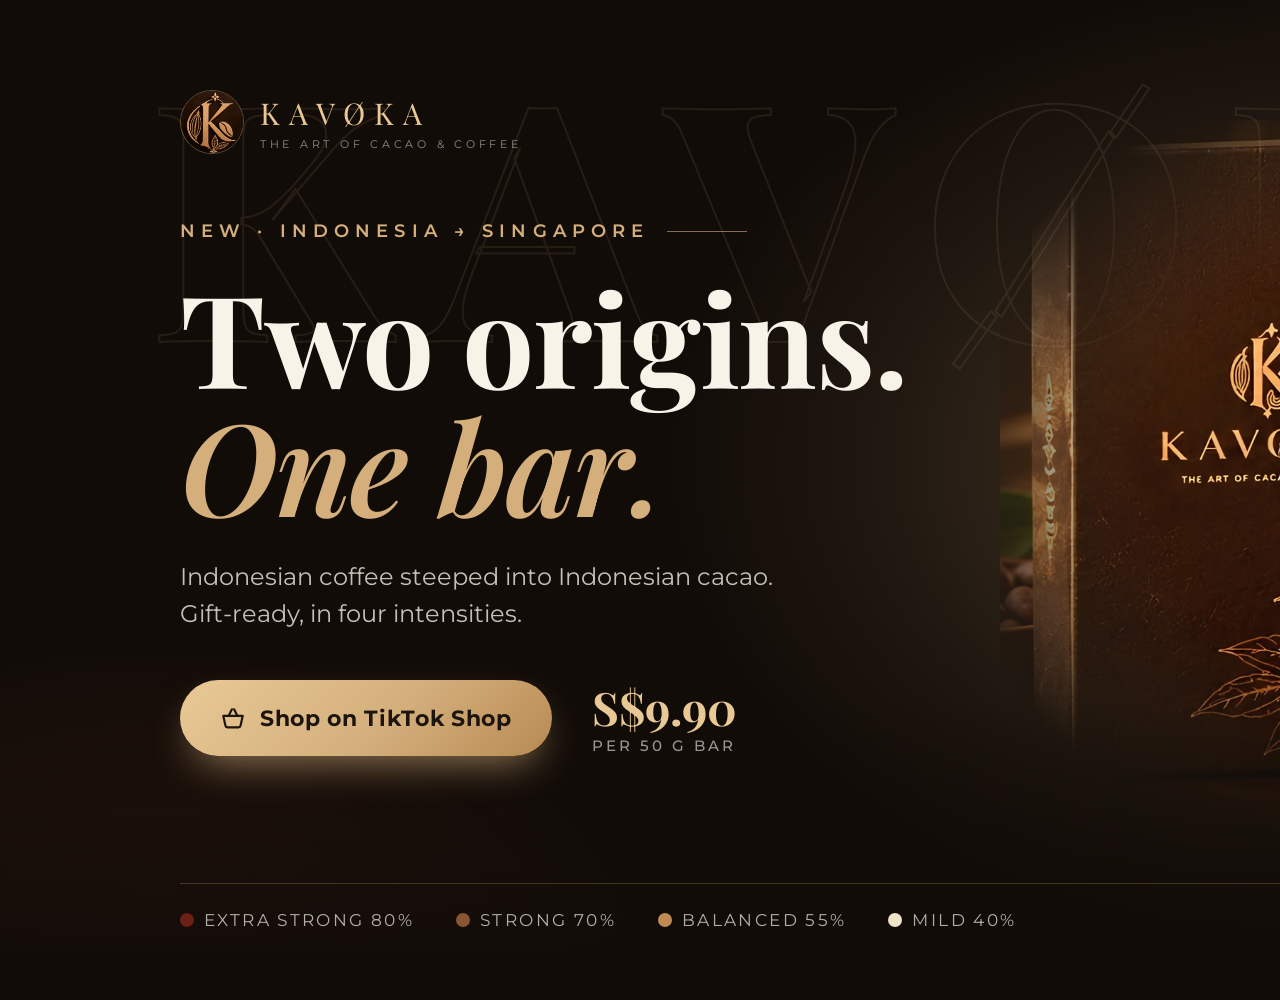
<file: banners/hero/dark-moody-1920x1000.html>
<!doctype html><html><head><meta charset="utf-8"><link rel="stylesheet" href="_base.css"><style>
.banner{background:radial-gradient(900px 640px at 70% 46%,rgba(212,175,124,.30),rgba(212,175,124,.06) 55%,transparent 75%),radial-gradient(700px 500px at 8% 100%,rgba(156,61,36,.22),transparent 70%),#120c08}
.ghost{position:absolute;left:50%;top:40px;transform:translateX(-50%);font-size:330px;font-weight:800;letter-spacing:.12em;color:transparent;-webkit-text-stroke:2px rgba(212,175,124,.10);white-space:nowrap;line-height:1}
.box{position:absolute;right:120px;top:120px;width:800px;filter:drop-shadow(0 60px 80px rgba(0,0,0,.7));-webkit-mask-image:radial-gradient(ellipse 60% 58% at 52% 50%,#000 55%,transparent 100%);mask-image:radial-gradient(ellipse 60% 58% at 52% 50%,#000 55%,transparent 100%)}
.floor{position:absolute;left:0;right:0;bottom:0;height:300px;background:linear-gradient(transparent,#120c08 85%)}
.copy{position:absolute;left:180px;top:220px;width:820px}
.copy .eyebrow{color:#d4af7c;display:flex;align-items:center;gap:18px}
.copy .eyebrow::after{content:"";width:80px;height:1px;background:#d4af7c;opacity:.6}
h1{font-size:128px;line-height:1;font-weight:700;margin:30px 0 30px;letter-spacing:-.01em}
h1 em{color:#d4af7c;font-weight:600}
p.sub{font-size:24px;line-height:1.55;color:rgba(247,243,233,.78);max-width:640px}
.row{display:flex;align-items:center;gap:40px;margin-top:48px}
.cta{background:linear-gradient(135deg,#e8c995,#d4af7c 55%,#b88a52);color:#1e140e;box-shadow:0 18px 40px -14px rgba(212,175,124,.7)}
.price{font-size:46px;font-weight:700;color:#e8c995;line-height:1}.price small{display:block;font-family:Montserrat;font-size:15px;letter-spacing:.2em;color:rgba(247,243,233,.6);font-weight:500;margin-top:8px}
.chips{position:absolute;left:180px;right:180px;bottom:70px;display:flex;align-items:center;gap:16px;border-top:1px solid rgba(212,175,124,.25);padding-top:26px;font-size:17px;letter-spacing:.14em;text-transform:uppercase;color:rgba(247,243,233,.7)}
.chips b{width:14px;height:14px;border-radius:50%;display:inline-block;margin-right:10px;vertical-align:-1px}
.chips span{margin-right:26px}.chips .r{margin-left:auto;color:#d4af7c;margin-right:0}
.logo{position:absolute;left:180px;top:90px;display:flex;align-items:center;gap:16px}.logo img{width:64px;height:64px;border-radius:50%;border:1px solid rgba(212,175,124,.4)}
.logo div{font-size:30px;letter-spacing:.3em;color:#e8c995}.logo small{display:block;font-family:Montserrat;font-size:11px;letter-spacing:.34em;color:rgba(247,243,233,.55);margin-top:4px}
</style></head><body><div class="banner">
<div class="ghost serif">KAVØKA</div>
<img class="box" src="src/gift-box.webp" alt="">
<div class="floor"></div>
<div class="logo"><img src="src/emblem.webp" alt=""><div class="serif">KAVØKA<small>THE ART OF CACAO &amp; COFFEE</small></div></div>
<div class="copy">
<div class="eyebrow">New · Indonesia → Singapore</div>
<h1 class="serif">Two origins.<br><em>One bar.</em></h1>
<p class="sub">Indonesian coffee steeped into Indonesian cacao. Gift-ready, in four intensities.</p>
<div class="row"><a class="cta"><svg viewBox="0 0 24 24" fill="none" stroke="currentColor" stroke-width="2" stroke-linecap="round" stroke-linejoin="round"><path d="M3 10h18l-2 9a2 2 0 0 1-2 1.6H7A2 2 0 0 1 5 19z"/><path d="m8 10 3-6M16 10l-3-6"/></svg>Shop on TikTok Shop</a><div class="price serif">S$9.90<small>PER 50 G BAR</small></div></div>
</div>
<div class="chips"><span><b style="background:#6a1f17"></b>Extra Strong 80%</span><span><b style="background:#8a5532"></b>Strong 70%</span><span><b style="background:#c08a52"></b>Balanced 55%</span><span><b style="background:#f1e3c8"></b>Mild 40%</span><span class="r">Launch week · Buy 2, Mild free</span></div>
</div></body></html>
</file>
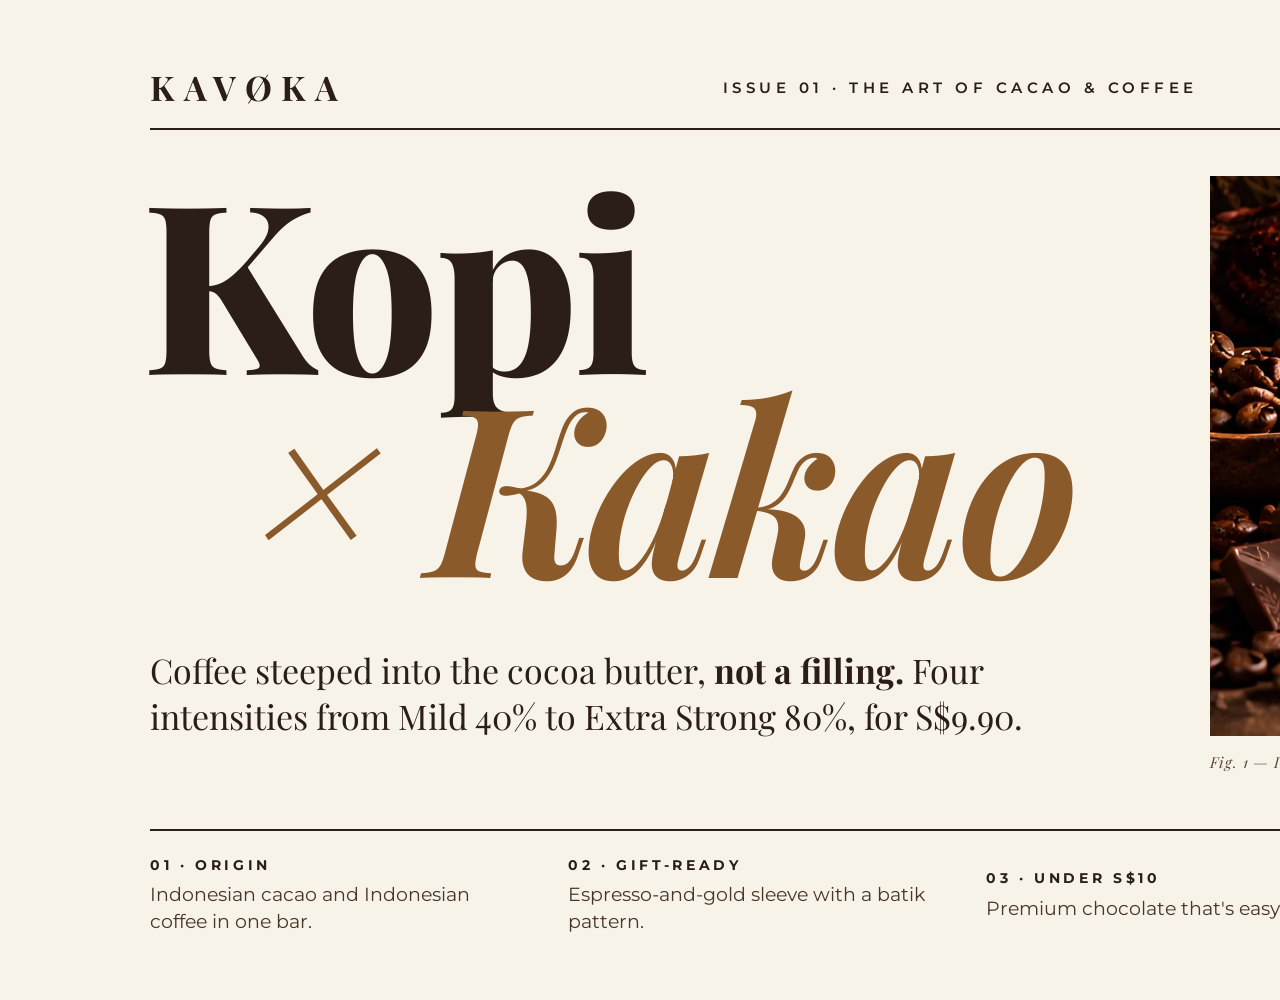
<file: banners/hero/editorial-1920x1000.html>
<!doctype html><html><head><meta charset="utf-8"><link rel="stylesheet" href="_base.css"><style>
html,body{background:#f7f3e9}
.banner{background:#f7f3e9;color:#2b1e16}
.mast{position:absolute;left:150px;right:150px;top:64px;display:grid;grid-template-columns:1fr auto 1fr;align-items:center;border-bottom:2px solid #2b1e16;padding-bottom:18px;font-size:15px;letter-spacing:.3em;text-transform:uppercase;font-weight:600}
.mast .l{font-family:"Playfair Display",serif;font-size:34px;letter-spacing:.28em;font-weight:700;text-transform:none}.mast .r{text-align:right}
.rule2{position:absolute;left:150px;right:150px;top:140px;border-top:1px solid #2b1e16}
h1{position:absolute;left:142px;top:176px;font-size:236px;line-height:.86;font-weight:800;letter-spacing:-.02em}
h1 em{display:block;font-style:italic;font-weight:600;color:#8a5a2b;margin-left:118px}
.fig{position:absolute;right:150px;top:176px;width:560px;height:560px}
.fig img{width:100%;height:100%;object-fit:cover;filter:saturate(1.05)}
.fig figcaption{font-size:15px;letter-spacing:.06em;margin-top:12px;color:#5b4636;font-style:italic;font-family:"Playfair Display",serif}
.dek{position:absolute;left:150px;top:648px;width:960px;font-family:"Playfair Display",serif;font-size:34px;line-height:1.35}
.dek b{font-weight:700}
.cols{position:absolute;left:150px;right:150px;bottom:64px;display:grid;grid-template-columns:repeat(3,1fr) auto;gap:44px;border-top:2px solid #2b1e16;padding-top:24px;align-items:center}
.cols div{font-size:19px;line-height:1.45;color:#4a3628}.cols div b{display:block;font-size:14px;letter-spacing:.26em;color:#2b1e16;margin-bottom:6px}
.cta{background:#2b1e16;color:#f7f3e9}
</style></head><body><div class="banner">
<div class="mast"><span class="l">KAVØKA</span><span>Issue 01 · The Art of Cacao &amp; Coffee</span><span class="r">Indonesia → Singapore</span></div>
<h1 class="serif">Kopi<em>× Kakao</em></h1>
<figure class="fig"><img src="src/still-life.webp" alt=""><figcaption>Fig. 1 — Indonesian cacao, Arabica coffee, one bar.</figcaption></figure>
<p class="dek">Coffee steeped into the cocoa butter, <b>not a filling.</b> Four intensities from Mild 40% to Extra Strong 80%, for S$9.90.</p>
<div class="cols"><div><b>01 · ORIGIN</b>Indonesian cacao and Indonesian coffee in one bar.</div><div><b>02 · GIFT-READY</b>Espresso-and-gold sleeve with a batik pattern.</div><div><b>03 · UNDER S$10</b>Premium chocolate that's easy to try.</div><a class="cta">Read the story &amp; shop →</a></div>
</div></body></html>
</file>
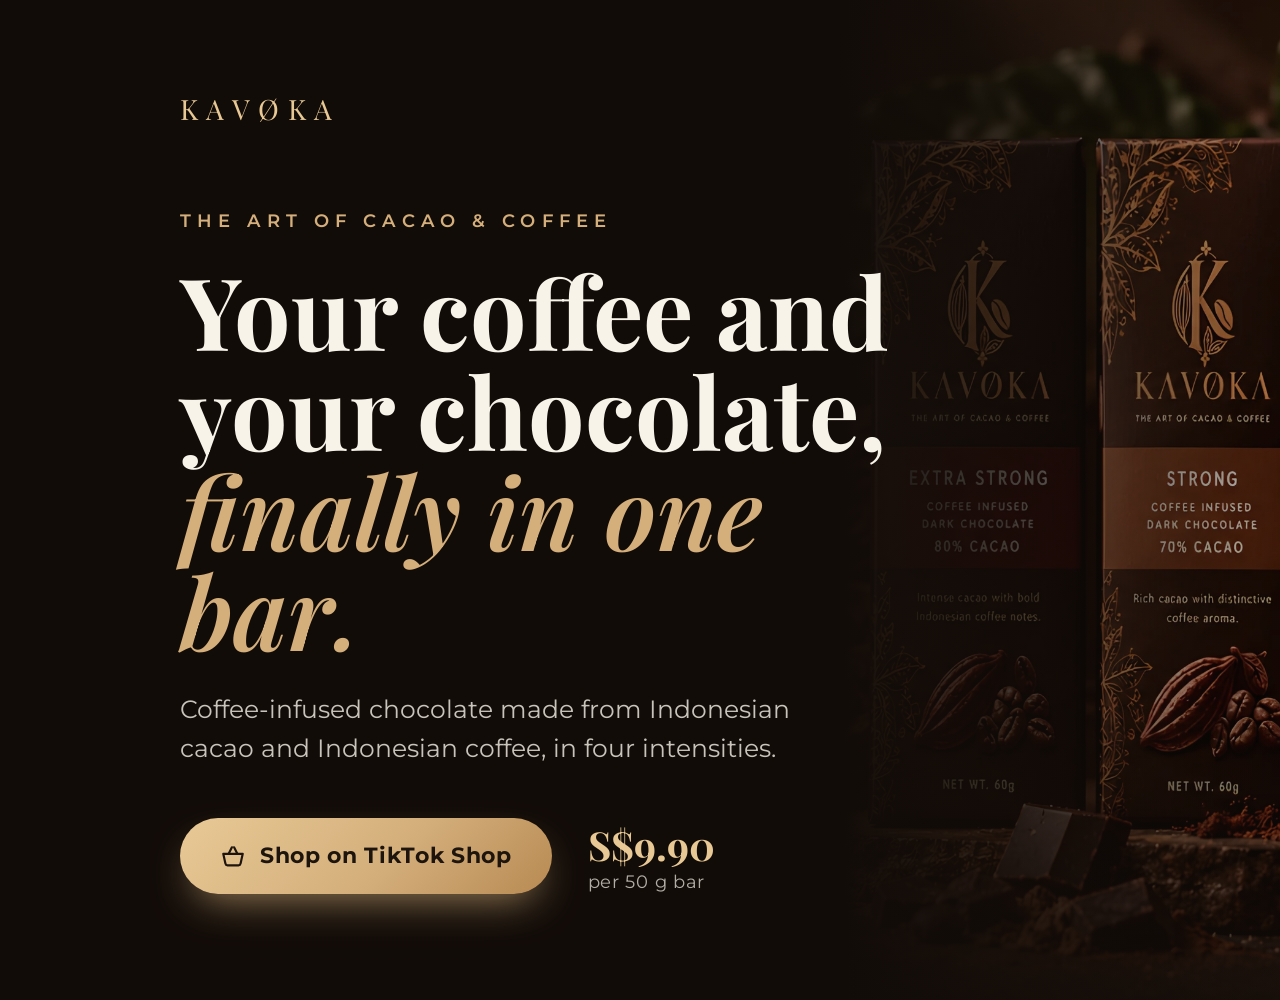
<file: banners/hero/photo-fullbleed-1920x1000.html>
<!doctype html><html><head><meta charset="utf-8"><link rel="stylesheet" href="_base.css"><style>
.bg{position:absolute;right:0;top:0;width:1080px;height:100%;object-fit:cover;object-position:60% 55%}
.shade{position:absolute;inset:0;background:linear-gradient(90deg,#120c08 44%,rgba(18,12,8,.75) 54%,rgba(18,12,8,.1) 72%,transparent),linear-gradient(0deg,rgba(18,12,8,.85),transparent 30%)}
.copy{position:absolute;left:180px;top:210px;width:760px}
.eyebrow{color:#d4af7c}
h1{font-size:100px;line-height:1.0;font-weight:700;margin:28px 0 30px}
h1 em{color:#d4af7c;font-weight:600}
p.sub{font-size:25px;line-height:1.55;color:rgba(247,243,233,.8);max-width:660px}
.row{display:flex;align-items:center;gap:36px;margin-top:50px}
.cta{background:linear-gradient(135deg,#e8c995,#d4af7c 55%,#b88a52);color:#1e140e;box-shadow:0 18px 40px -14px rgba(212,175,124,.7)}
.meta{font-size:18px;color:rgba(247,243,233,.7);letter-spacing:.04em}.meta b{display:block;font-family:"Playfair Display",serif;font-size:40px;color:#e8c995;letter-spacing:0}
.sticker{position:absolute;right:190px;bottom:110px;width:230px;height:230px;border-radius:50%;background:#9c3d24;color:#f7f3e9;display:grid;place-items:center;text-align:center;transform:rotate(-10deg);box-shadow:0 30px 60px -20px rgba(0,0,0,.7);border:2px dashed rgba(247,243,233,.5);outline:10px solid rgba(156,61,36,.35)}
.sticker div{font-size:15px;letter-spacing:.22em;font-weight:700;text-transform:uppercase;line-height:1.5}.sticker b{display:block;font-family:"Playfair Display",serif;font-size:40px;letter-spacing:0;text-transform:none;line-height:1.05;margin:6px 0}
.logo{position:absolute;left:180px;top:90px;font-size:28px;letter-spacing:.3em;color:#e8c995}
</style></head><body><div class="banner">
<img class="bg" src="src/scene-bars.webp" alt="">
<div class="shade"></div>
<div class="logo serif">KAVØKA</div>
<div class="copy">
<div class="eyebrow">The Art of Cacao &amp; Coffee</div>
<h1 class="serif">Your coffee and your chocolate, <em>finally in one bar.</em></h1>
<p class="sub">Coffee-infused chocolate made from Indonesian cacao and Indonesian coffee, in four intensities.</p>
<div class="row"><a class="cta"><svg viewBox="0 0 24 24" fill="none" stroke="currentColor" stroke-width="2" stroke-linecap="round" stroke-linejoin="round"><path d="M3 10h18l-2 9a2 2 0 0 1-2 1.6H7A2 2 0 0 1 5 19z"/><path d="m8 10 3-6M16 10l-3-6"/></svg>Shop on TikTok Shop</a><div class="meta"><b>S$9.90</b>per 50 g bar</div></div>
</div>
<div class="sticker"><div>Launch week<b>Buy 2,<br>Mild free</b>+ free shipping</div></div>
</div></body></html>
</file>
<file: banners/hero/_base.css>
@import url("https://fonts.googleapis.com/css2?family=Montserrat:wght@400;500;600;700&family=Playfair+Display:ital,wght@0,600;0,700;0,800;1,500;1,600&display=swap");
*{box-sizing:border-box;margin:0;padding:0}
html,body{width:1920px;height:1000px;overflow:hidden;background:#120c08}
.banner{position:relative;width:1920px;height:1000px;overflow:hidden;font-family:Montserrat,sans-serif;color:#f7f3e9}
.serif{font-family:"Playfair Display",serif}
.eyebrow{font-size:18px;letter-spacing:.34em;text-transform:uppercase;font-weight:600}
.cta{display:inline-flex;align-items:center;gap:14px;height:76px;padding:0 40px;border-radius:999px;font-weight:700;font-size:22px;letter-spacing:.03em;text-decoration:none}
.cta svg{width:26px;height:26px}
</file>
